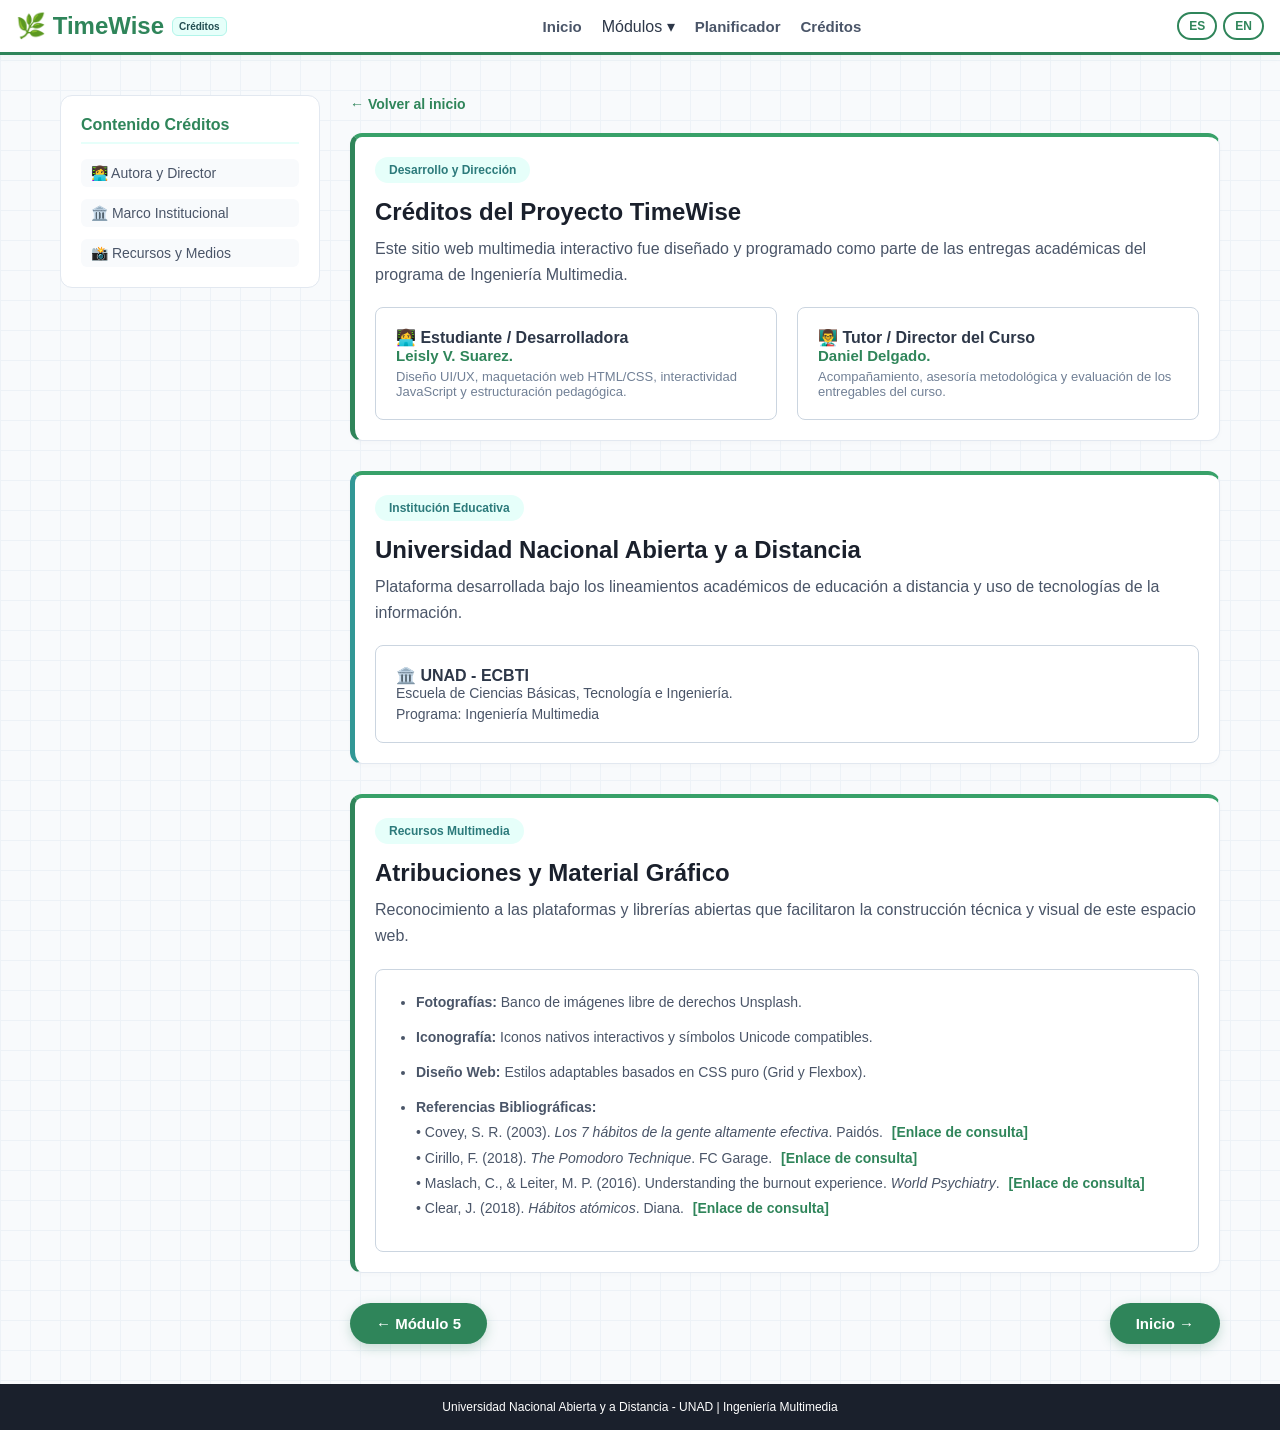
<file: creditos.html>
<!DOCTYPE html>
<html lang="es">
<head>
    <meta charset="UTF-8">
    <meta name="viewport" content="width=device-width, initial-scale=1.0">
    <title>Créditos | TimeWise</title>
    <link rel="stylesheet" href="estilos.css">
    <style>
        /* Estilo adaptable para evitar recortes en celulares y tablets */
        .layout-responsive {
            display: grid;
            grid-template-columns: 260px 1fr;
            gap: 30px;
            align-items: start;
        }
        @media (max-width: 900px) {
            .layout-responsive {
                grid-template-columns: 1fr !important;
            }
            .sidebar-creditos {
                display: none !important; /* Oculta el índice lateral en móviles para ganar espacio */
            }
        }
    </style>
</head>
<body>

    <!-- ENCABEZADO -->
    <header class="encabezado">
        <div class="logo">
            🌿 TimeWise <span class="badge-bienestar" data-es="Créditos" data-en="Credits">Créditos</span>
        </div>
        
        <button class="btn-hamburguesa" onclick="alternarMenuMovil()" aria-label="Abrir menú">☰</button>

        <nav class="navegacion" id="menu-navegacion">
            <a href="index.html" data-es="Inicio" data-en="Home">Inicio</a>
            
            <div class="menu-desplegable">
                <span class="enlace-desplegable" data-es="Módulos ▾" data-en="Modules ▾">Módulos ▾</span>
                <div class="contenido-desplegable">
                    <a href="modulo1.html" data-es="Módulo 1: Fundamentos" data-en="Module 1: Fundamentals">Módulo 1: Fundamentos</a>
                    <a href="modulo2.html" data-es="Módulo 2: Técnicas" data-en="Module 2: Techniques">Module 2: Techniques</a>
                    <a href="modulo3.html" data-es="Módulo 3: Herramientas" data-en="Module 3: Tools">Module 3: Tools</a>
                    <a href="modulo4.html" data-es="Módulo 4: Bienestar" data-en="Module 4: Wellness">Module 4: Wellness</a>
                    <a href="modulo5.html" data-es="Módulo 5: Hábitos" data-en="Module 5: Habits">Module 5: Habits</a>
                </div>
            </div>

            <a href="rutina.html" data-es="Planificador" data-en="Planner">Planner</a>
            <a href="creditos.html" data-es="Créditos" data-en="Credits">Créditos</a>
        </nav>

        <div class="selector-idioma">
            <button onclick="cambiarIdioma('es')">ES</button>
            <button onclick="cambiarIdioma('en')">EN</button>
        </div>
    </header>

    <!-- CONTENIDO PRINCIPAL CON DISEÑO ADAPTABLE -->
    <main class="contenedor-principal layout-responsive">
        
        <!-- BARRA LATERAL / ÍNDICE (Se oculta automáticamente en móviles) -->
        <aside class="sidebar-creditos" style="background: white; padding: 20px; border-radius: 12px; border: 1px solid #e2e8f0; position: sticky; top: 90px;">
            <h4 style="color: #2f855a; margin-top: 0; margin-bottom: 15px; font-size: 16px; border-bottom: 2px solid #e6fffa; padding-bottom: 8px;" data-es="Contenido Créditos" data-en="Credits Contents">Contenido Créditos</h4>
            <ul style="list-style: none; padding: 0; margin: 0; font-size: 14px;">
                <li style="margin-bottom: 12px;"><a href="#autor" style="color: #4a5568; text-decoration: none; display: block; padding: 6px 10px; border-radius: 6px; background: #f8fafc;" data-es="👩‍💻 Autora y Director" data-en="👩‍💻 Author & Director">👩‍💻 Autora y Director</a></li>
                <li style="margin-bottom: 12px;"><a href="#institucion" style="color: #4a5568; text-decoration: none; display: block; padding: 6px 10px; border-radius: 6px; background: #f8fafc;" data-es="🏛️ Marco Institucional" data-en="🏛️ Institutional Framework">🏛️ Marco Institucional</a></li>
                <li><a href="#recursos" style="color: #4a5568; text-decoration: none; display: block; padding: 6px 10px; border-radius: 6px; background: #f8fafc;" data-es="📸 Recursos y Medios" data-en="📸 Resources & Media">📸 Recursos y Medios</a></li>
            </ul>
        </aside>

        <!-- SECCIÓN CENTRAL DE CONTENIDOS -->
        <div>
            <!-- ENLACE DE RETORNO AL INICIO -->
            <div style="margin-bottom: 20px;">
                <a href="index.html" style="color: #2f855a; text-decoration: none; font-weight: 600; font-size: 14px;" data-es="← Volver al inicio" data-en="← Back to home">← Volver al inicio</a>
            </div>

            <!-- SECCIÓN AUTORA Y TUTOR -->
            <section id="autor" class="tarjeta-modulo" style="margin-bottom: 30px; border-left: 5px solid #2f855a;">
                <div style="margin-bottom: 15px;">
                    <span style="background: #e6fffa; color: #2c7a7b; font-size: 12px; padding: 6px 14px; border-radius: 20px; font-weight: 600; display: inline-block;" data-es="Desarrollo y Dirección" data-en="Development & Direction">Desarrollo y Dirección</span>
                </div>
                
                <h1 style="font-size: 24px; color: #1a202c; margin-top: 5px; margin-bottom: 10px;" 
                    data-es="Créditos del Proyecto TimeWise" 
                    data-en="TimeWise Project Credits">
                    Créditos del Proyecto TimeWise
                </h1>

                <p style="color: #4a5568; line-height: 1.6; margin-bottom: 20px;" 
                   data-es="Este sitio web multimedia interactivo fue diseñado y programado como parte de las entregas académicas del programa de Ingeniería Multimedia." 
                   data-en="This interactive multimedia website was designed and programmed as part of the academic submissions for the Multimedia Engineering program.">
                   Este sitio web multimedia interactivo fue diseñado y programado como parte de las entregas académicas del programa de Ingeniería Multimedia.
                </p>

                <div style="display: grid; grid-template-columns: repeat(auto-fit, minmax(220px, 1fr)); gap: 20px;">
                    <div style="background: white; padding: 20px; border-radius: 8px; border: 1px solid #cbd5e0;">
                        <h4 style="color: #2d3748; margin-top: 0;" data-es="👩‍💻 Estudiante / Desarrolladora" data-en="👩‍💻 Student / Developer">👩‍💻 Estudiante / Desarrolladora</h4>
                        <p style="font-size: 15px; font-weight: 600; color: #2f855a; margin-bottom: 5px;">Leisly V. Suarez.</p>
                        <p style="font-size: 13px; color: #718096; margin: 0;" data-es="Diseño UI/UX, maquetación web HTML/CSS, interactividad JavaScript y estructuración pedagógica." data-en="UI/UX design, HTML/CSS web layout, JavaScript interactivity, and pedagogical structuring.">Diseño UI/UX, maquetación web HTML/CSS, interactividad JavaScript y estructuración pedagógica.</p>
                    </div>

                    <div style="background: white; padding: 20px; border-radius: 8px; border: 1px solid #cbd5e0;">
                        <h4 style="color: #2d3748; margin-top: 0;" data-es="👨‍🏫 Tutor / Director del Curso" data-en="👨‍🏫 Course Tutor / Director">👨‍🏫 Tutor / Director del Curso</h4>
                        <p style="font-size: 15px; font-weight: 600; color: #2f855a; margin-bottom: 5px;">Daniel Delgado.</p>
                        <p style="font-size: 13px; color: #718096; margin: 0;" data-es="Acompañamiento, asesoría metodológica y evaluación de los entregables del curso." data-en="Guidance, methodological advice, and evaluation of course deliverables.">Acompañamiento, asesoría metodológica y evaluación de los entregables del curso.</p>
                    </div>
                </div>
            </section>

            <!-- SECCIÓN INSTITUCIÓN -->
            <section id="institucion" class="tarjeta-modulo" style="margin-bottom: 30px; border-left: 5px solid #319795;">
                <div style="margin-bottom: 15px;">
                    <span style="background: #e6fffa; color: #2c7a7b; font-size: 12px; padding: 6px 14px; border-radius: 20px; font-weight: 600; display: inline-block;" data-es="Institución Educativa" data-en="Educational Institution">Institución Educativa</span>
                </div>
                
                <h2 style="font-size: 24px; color: #1a202c; margin-top: 5px; margin-bottom: 10px;" 
                    data-es="Universidad Nacional Abierta y a Distancia" 
                    data-en="National Open and Distance University">
                    Universidad Nacional Abierta y a Distancia
                </h2>

                <p style="color: #4a5568; line-height: 1.6; margin-bottom: 20px;" 
                   data-es="Plataforma desarrollada bajo los lineamientos académicos de educación a distancia y uso de tecnologías de la información." 
                   data-en="Platform developed under the academic guidelines of distance education and the use of information technologies.">
                   Plataforma desarrollada bajo los lineamientos académicos de educación a distancia y uso de tecnologías de la información.
                </p>

                <div style="background: white; padding: 20px; border-radius: 8px; border: 1px solid #cbd5e0;">
                    <h4 style="color: #2d3748; margin-top: 0;">🏛️ UNAD - ECBTI</h4>
                    <p style="font-size: 14px; color: #4a5568; margin-bottom: 5px;" data-es="Escuela de Ciencias Básicas, Tecnología e Ingeniería." data-en="School of Basic Sciences, Technology and Engineering.">Escuela de Ciencias Básicas, Tecnología e Ingeniería.</p>
                    <p style="font-size: 14px; color: #4a5568; margin: 0;" data-es="Programa: Ingeniería Multimedia" data-en="Program: Multimedia Engineering">Programa: Ingeniería Multimedia.</p>
                </div>
            </section>

            <!-- SECCIÓN RECURSOS Y MEDIOS -->
            <section id="recursos" class="tarjeta-modulo" style="margin-bottom: 30px; border-left: 5px solid #2f855a;">
                <div style="margin-bottom: 15px;">
                    <span style="background: #e6fffa; color: #2c7a7b; font-size: 12px; padding: 6px 14px; border-radius: 20px; font-weight: 600; display: inline-block;" data-es="Recursos Multimedia" data-en="Multimedia Resources">Recursos Multimedia</span>
                </div>
                
                <h2 style="font-size: 24px; color: #1a202c; margin-top: 5px; margin-bottom: 10px;" 
                    data-es="Atribuciones y Material Gráfico" 
                    data-en="Attributions and Graphic Material">
                    Atribuciones y Material Gráfico
                </h2>

                <p style="color: #4a5568; line-height: 1.6; margin-bottom: 20px;" 
                   data-es="Reconocimiento a las plataformas y librerías abiertas que facilitaron la construcción técnica y visual de este espacio web." 
                   data-en="Acknowledgement to the platforms and open libraries that facilitated the technical and visual construction of this web space.">
                   Reconocimiento a las plataformas y librerías abiertas que facilitaron la construcción técnica y visual de este espacio web.
                </p>

                <div style="background: white; padding: 20px; border-radius: 8px; border: 1px solid #cbd5e0; word-break: break-word;">
                    <ul style="margin: 0; padding-left: 20px; font-size: 14px; color: #4a5568; line-height: 1.8;">
                        <li style="margin-bottom: 10px;" data-es="<strong>Fotografías:</strong> Banco de imágenes libre de derechos Unsplash." data-en="<strong>Photographs:</strong> Royalty-free image bank Unsplash."><strong>Fotografías:</strong> Banco de imágenes libre de derechos Unsplash.</li>
                        <li style="margin-bottom: 10px;" data-es="<strong>Iconografía:</strong> Iconos nativos interactivos y símbolos Unicode compatibles." data-en="<strong>Iconography:</strong> Interactive native icons and compatible Unicode symbols."><strong>Iconografía:</strong> Iconos nativos interactivos y símbolos Unicode compatibles.</li>
                        <li style="margin-bottom: 10px;" data-es="<strong>Diseño Web:</strong> Estilos adaptables basados en CSS puro (Grid y Flexbox)." data-en="<strong>Web Design:</strong> Adaptable styles based on pure CSS (Grid and Flexbox)."><strong>Diseño Web:</strong> Estilos adaptables basados en CSS puro (Grid y Flexbox).</li>
                        <li style="margin-bottom: 10px;">
                            <strong>Referencias Bibliográficas:</strong><br>
                            • Covey, S. R. (2003). <em>Los 7 hábitos de la gente altamente efectiva</em>. Paidós. 
                            <a href="https://www.colomos.ceti.mx/documentos/goe/los7HabitosGenteAltamenteEfectiva.pdf" target="_blank" style="color: #2f855a; text-decoration: none; font-weight: 600; margin-left: 5px;" data-es="[Enlace de consulta]" data-en="[Consult link]">[Enlace de consulta]</a><br>
                            • Cirillo, F. (2018). <em>The Pomodoro Technique</em>. FC Garage. 
                            <a href="https://books.google.co.ve/books?id=rinKDQAAQBAJ&printsec=frontcover" target="_blank" style="color: #2f855a; text-decoration: none; font-weight: 600; margin-left: 5px;" data-es="[Enlace de consulta]" data-en="[Consult link]">[Enlace de consulta]</a><br>
                            • Maslach, C., & Leiter, M. P. (2016). Understanding the burnout experience. <em>World Psychiatry</em>. 
                            <a href="https://www.ncbi.nlm.nih.gov/pmc/articles/PMC4911784/" target="_blank" style="color: #2f855a; text-decoration: none; font-weight: 600; margin-left: 5px;" data-es="[Enlace de consulta]" data-en="[Consult link]">[Enlace de consulta]</a><br>
                            • Clear, J. (2018). <em>Hábitos atómicos</em>. Diana. 
                            <a href="https://librerialatina.co/wp-content/uploads/2024/04/HABITOS-ATOMICOS-JAMES-CLEAR.pdf" target="_blank" style="color: #2f855a; text-decoration: none; font-weight: 600; margin-left: 5px;" data-es="[Enlace de consulta]" data-en="[Consult link]">[Enlace de consulta]</a>
                        </li>
                    </ul>
                </div>
            </section>

            <!-- NAVEGACIÓN INFERIOR -->
            <div style="display: flex; justify-content: space-between; margin-top: 30px;">
                <a href="modulo5.html" class="btn-principal" data-es="← Módulo 5" data-en="← Module 5">← Módulo 5</a>
                <a href="index.html" class="btn-principal" data-es="Inicio →" data-en="Home →">Inicio →</a>
            </div>
        </div>
    </main>

    <!-- PIE DE PÁGINA -->
    <footer>
        <p data-es="Universidad Nacional Abierta y a Distancia - UNAD | Ingeniería Multimedia" data-en="National Open and Distance University - UNAD | Multimedia Engineering">
            Universidad Nacional Abierta y a Distancia - UNAD | Ingeniería Multimedia
        </p>
    </footer>

    <script src="script.js"></script>
</body>
</html>
</file>
<file: estilos.css>
/* =========================================================
   CONFIGURACIÓN GENERAL Y RESET
   ========================================================= */
* {
    margin: 0;
    padding: 0;
    box-sizing: border-box;
}

html, body {
    overflow-x: hidden;
    width: 100%;
    max-width: 100vw;
}

body {
    background-color: #f8fafc;
    /* Crea un patrón de líneas de cuadrícula muy suaves */
    background-image: linear-gradient(to right, #edf2f7 1px, transparent 1px),
                      linear-gradient(to bottom, #edf2f7 1px, transparent 1px);
    background-size: 30px 30px;
    color: #2d3748;
    font-family: 'Segoe UI', Tahoma, Geneva, Verdana, sans-serif;
    margin: 0;
    padding: 0;
}


/* =========================================================
   ENCABEZADO Y NAVEGACIÓN
   ========================================================= */
.encabezado, header {
    background-color: #ffffff;
    padding: 12px 16px;
    display: flex;
    justify-content: space-between;
    align-items: center;
    border-bottom: 3px solid #2f855a;
    box-shadow: 0 2px 8px rgba(47, 133, 90, 0.05);
    position: sticky;
    top: 0;
    z-index: 500;
    width: 100%;
}

.logo {
    font-size: 24px; /* Aumenta el tamaño del texto principal del logo (puedes probar con 26px o 28px) */
    font-weight: bold;
    color: #2f855a;
    display: flex;
    align-items: center;
    gap: 8px; /* Espacio entre el icono y el texto */
}

.badge-bienestar {
    background-color: #e6fffa;
    color: #234e52;
    font-size: 10px;
    padding: 3px 6px;
    border-radius: 6px;
    font-weight: 600;
    border: 1px solid #b2f5ea;
}

.navegacion {
    display: flex;
    gap: 20px;
    align-items: center;
}

.navegacion a {
    text-decoration: none;
    color: #4a5568;
    font-weight: 600;
    font-size: 15px;
    transition: color 0.2s;
}

.navegacion a:hover {
    color: #2f855a;
}

.btn-hamburguesa {
    display: none;
    background: none;
    border: none;
    font-size: 24px;
    cursor: pointer;
    color: #2f855a;
}

/* =========================================================
   CONTENEDOR PRINCIPAL (ESTRUCTURA DE DOS COLUMNAS UNIFICADA)
   ========================================================= */
.contenedor-principal, .main-content, .lesson-container {
    flex: 1;
    display: grid;
    grid-template-columns: 260px 1fr;
    gap: 30px;
    align-items: start;
    max-width: 1200px;
    margin: 40px auto;
    padding: 0 20px;
    box-sizing: border-box;
    width: 100%;
}

/* =========================================================
   ASIDE / MENÚ LATERAL DE SUBTEMAS
   ========================================================= */
aside {
    background: white;
    padding: 16px;
    border-radius: 12px;
    border: 1px solid #e2e8f0;
    border-top: 4px solid #38a169;
    width: 100%;
    box-sizing: border-box;
    position: sticky;
    top: 90px;
}

.lista-subtemas {
    list-style: none;
    display: flex;
    flex-direction: column;
    gap: 8px;
    padding: 0;
}

aside li, 
aside a, 
aside div, 
.lista-subtemas li, 
.lista-subtemas a {
    transition: all 0.25s ease !important;
    text-decoration: none;
}

aside li:hover, 
.lista-subtemas li:hover {
    transform: translateX(6px) !important;
    background-color: #e6fffa !important;
    border-radius: 6px;
    padding-left: 10px;
}

aside li:hover a,
.lista-subtemas li:hover a,
.lista-subtemas a:hover {
    color: #2f855a !important;
    font-weight: 600;
}

.lista-subtemas span {
    font-weight: 700;
    color: #38a169;
    transition: color 0.25s ease;
}

.lista-subtemas li:hover span {
    color: #276749 !important;
}

/* =========================================================
   SECCIONES Y TARJETAS DE CONTENIDO
   ========================================================= */
.seccion-hero {
    text-align: center;
    margin-bottom: 45px;
}

.etiqueta-hero {
    display: inline-block;
    background-color: #e6fffa;
    color: #234e52;
    padding: 7px 16px;
    border-radius: 20px;
    font-weight: 600;
    font-size: 14px;
    margin-bottom: 16px;
    border: 1px solid #b2f5ea;
}

.seccion-hero h1 {
    font-size: 36px;
    color: #1a202c;
    margin-bottom: 16px;
    font-weight: 800;
    line-height: 1.3;
}

.seccion-hero p {
    font-size: 18px;
    color: #4a5568;
    max-width: 800px;
    margin: 0 auto 24px;
    line-height: 1.7;
}

.botones-hero {
    display: flex;
    justify-content: center;
    gap: 16px;
    flex-wrap: wrap;
    margin-top: 10px;
}

.btn-principal, .btn-secundario {
    text-decoration: none;
    padding: 12px 26px;
    border-radius: 30px;
    font-weight: 600;
    font-size: 15px;
    transition: transform 0.2s, box-shadow 0.2s;
}

.btn-principal {
    background-color: #2f855a;
    color: white;
    box-shadow: 0 4px 12px rgba(47, 133, 90, 0.25);
}

.btn-principal:hover {
    background-color: #276749;
    transform: translateY(-2px);
}

.btn-secundario {
    background-color: white;
    color: #2f855a;
    border: 2px solid #2f855a;
}

.btn-secundario:hover {
    background-color: #f0fff4;
    transform: translateY(-2px);
}

.grid-modulos {
    display: grid;
    grid-template-columns: repeat(3, 1fr);
    gap: 20px;
    width: 100%;
    box-sizing: border-box;
}

.tarjeta-modulo {
    background: white;
    padding: 20px;
    border-radius: 12px;
    border: 1px solid #e2e8f0;
    border-top: 4px solid #38a169;
    transition: all 0.3s ease;
    box-shadow: 0 2px 5px rgba(0,0,0,0.02);
    width: 100%;
    box-sizing: border-box;
}

.tarjeta-modulo:hover {
    border-color: #319795;
    background-color: #f0fff4;
    transform: translateY(-4px);
    box-shadow: 0 8px 20px rgba(47, 133, 90, 0.12);
}

.icono {
    font-size: 30px;
    margin-bottom: 10px;
}

.tarjeta-modulo h3 {
    font-size: 17px;
    color: #2d3748;
    margin-bottom: 12px;
    border-bottom: 1px solid #edf2f7;
    padding-bottom: 8px;
    transition: color 0.3s ease;
}

.tarjeta-modulo:hover h3 {
    color: #2f855a;
}

.seccion-contenido {
    background: white;
    padding: 20px;
    border-radius: 12px;
    box-shadow: 0 4px 20px rgba(0, 0, 0, 0.03);
    border-top: 4px solid #2f855a;
    width: 100%;
    box-sizing: border-box;
    display: flex;
    flex-direction: column;
    gap: 16px;
}

.grid-leccion, .grid-interactivo, .tarjetas-container {
    display: grid;
    grid-template-columns: repeat(2, 1fr);
    gap: 12px;
    width: 100%;
    box-sizing: border-box;
}

/* =========================================================
   ELEMENTOS ADICIONALES (MIGAS DE PAN, MENÚS, FORMULARIOS)
   ========================================================= */
.migas-pan {
    margin-bottom: 16px;
}

.migas-pan a {
    text-decoration: none !important;
    color: #2f855a;
    font-weight: 600;
    font-size: 13px;
    transition: color 0.2s;
}

.migas-pan a:hover {
    color: #276749;
    text-decoration: underline !important;
}

.menu-desplegable {
    position: relative;
    display: inline-block;
}

.contenido-desplegable {
    display: none;
    position: absolute;
    background-color: white;
    min-width: 180px;
    box-shadow: 0px 8px 16px rgba(0,0,0,0.1);
    border-radius: 8px;
    z-index: 100;
    top: 100%;
    left: 0;
    padding: 8px 0;
    border-top: 3px solid #2f855a;
}

.contenido-desplegable a {
    color: #2d3748 !important;
    padding: 10px 16px;
    text-decoration: none;
    display: block;
    font-size: 14px;
    font-weight: 500;
    text-align: left;
    transition: all 0.2s ease;
}

.contenido-desplegable a:hover {
    background-color: #f0fff4 !important;
    color: #2f855a !important;
    padding-left: 20px;
    font-weight: 600;
}

.menu-desplegable:hover .contenido-desplegable {
    display: block;
}

.selector-idioma {
    display: flex;
    gap: 6px;
}

.selector-idioma button {
    padding: 5px 10px;
    border: 2px solid #2f855a;
    border-radius: 20px;
    background: white;
    color: #2f855a;
    font-weight: 700;
    font-size: 12px;
    cursor: pointer;
    transition: all 0.2s;
}

.selector-idioma button:hover {
    background: #2f855a;
    color: white;
}

/* =========================================================
   PIE DE PÁGINA
   ========================================================= */
footer {
    background-color: #1a202c;
    color: white;
    text-align: center;
    padding: 16px;
    font-size: 12px;
    margin-top: auto;
    width: 100%;
    box-sizing: border-box;
}

/* =========================================================
   DISEÑO RESPONSIVO ESTRICTO PARA MÓVILES / TABLETS (< 900px)
   ========================================================= */
@media (max-width: 900px) {
    .btn-hamburguesa {
        display: block;
    }

    .navegacion {
        display: none;
        width: 100%;
        flex-direction: column;
        align-items: center;
        background-color: white;
        position: absolute;
        top: 65px;
        left: 0;
        padding: 20px;
        box-shadow: 0px 10px 15px rgba(0,0,0,0.1);
        border-bottom: 3px solid #2f855a;
        z-index: 1000;
    }

    .navegacion.activo {
        display: flex !important;
    }

    /* Romper contenedor grid principal a una sola columna */
    .contenedor-principal, .main-content, .lesson-container {
        display: flex !important;
        flex-direction: column !important;
        grid-template-columns: 1fr !important;
        padding: 10px !important;
        margin: 15px auto !important;
        max-width: 100% !important;
    }

    /* Apilar correctamente los subtemas arriba */
    aside {
        position: static !important;
        width: 100% !important;
        margin-bottom: 20px !important;
    }

    /* Convertir todas las rejillas dobles o triples en una sola columna */
    .grid-modulos, .grid-leccion, .grid-interactivo, .tarjetas-container {
        grid-template-columns: 1fr !important;
        display: flex !important;
        flex-direction: column !important;
        gap: 15px !important;
        width: 100% !important;
    }

    .tarjeta-modulo, .seccion-contenido {
        width: 100% !important;
        max-width: 100% !important;
        margin-left: 0 !important;
        margin-right: 0 !important;
    }
}
/* Forzar que cualquier menú desplegable se ajuste al ancho de su tarjeta contenedora */
select {
    width: 100% !important;
    max-width: 100% !important;
    box-sizing: border-box !important;
    white-space: normal !important;
    word-wrap: break-word !important;
}

/* Evitar desbordamientos en los textos largos de los selectores en móviles */
select option {
    width: 100%;
    word-wrap: break-word;
}
/* Corrección para que el contenido principal fluya de arriba hacia abajo de forma limpia */
.contenedor-principal {
    max-width: 1200px;
    margin: 0 auto;
    padding: 40px 20px;
    display: flex;
    flex-direction: column;
    gap: 50px; /* Espacio limpio entre el texto de arriba y los módulos de abajo */
}

/* Estilo para la sección superior (Hero) centrada */
.seccion-hero {
    text-align: center;
    max-width: 800px;
    margin: 0 auto;
}

.seccion-hero h1 {
    font-size: 2.5rem;
    margin: 15px 0;
    color: #1a202c;
}

.seccion-hero p {
    font-size: 1.1rem;
    color: #4a5568;
    margin-bottom: 25px;
    line-height: 1.6;
}

.botones-hero {
    display: flex;
    justify-content: center;
    gap: 15px;
}

/* Sección de los módulos abajo organizada en cuadrícula */
.seccion-modulos {
    width: 100%;
}

.titulo-seccion {
    text-align: center;
    margin-bottom: 30px;
}

.titulo-seccion h2 {
    font-size: 2rem;
    color: #1a202c;
    margin-bottom: 8px;
}

.titulo-seccion p {
    color: #4a5568;
}
</file>
